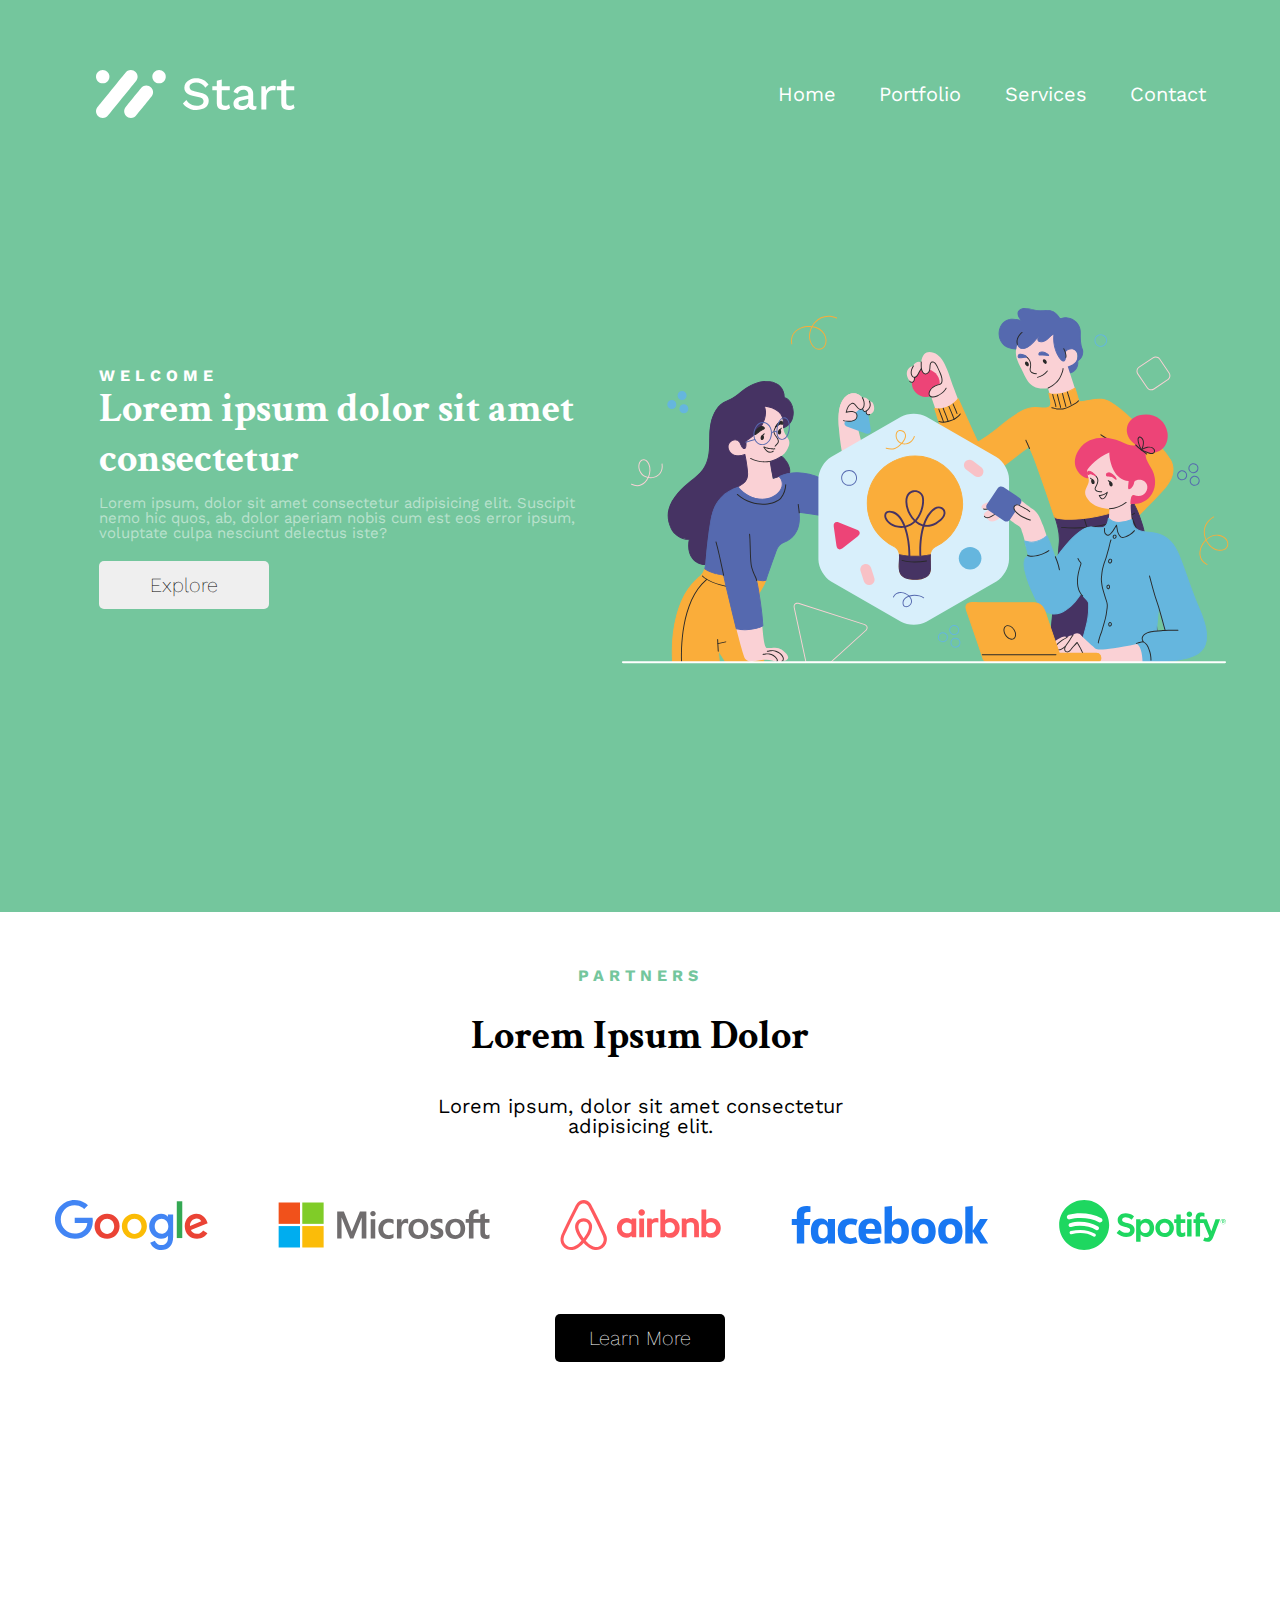
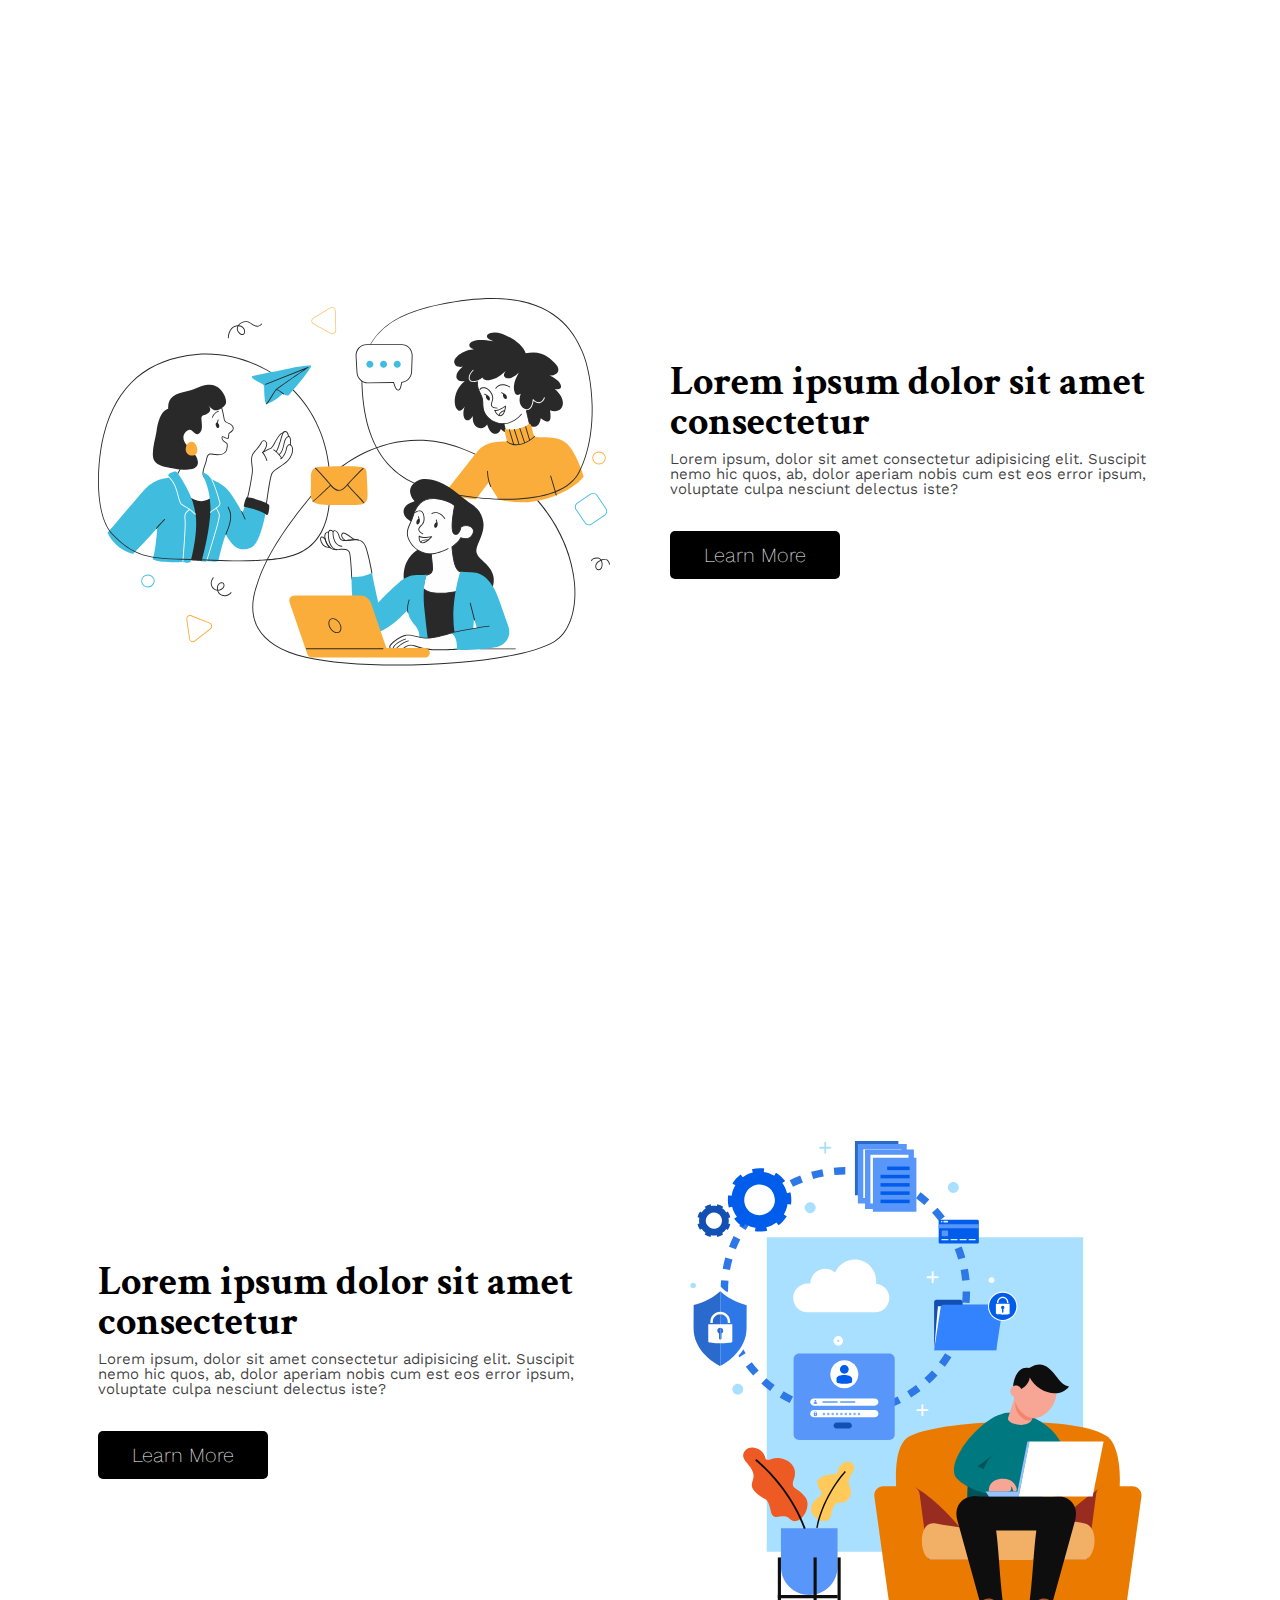
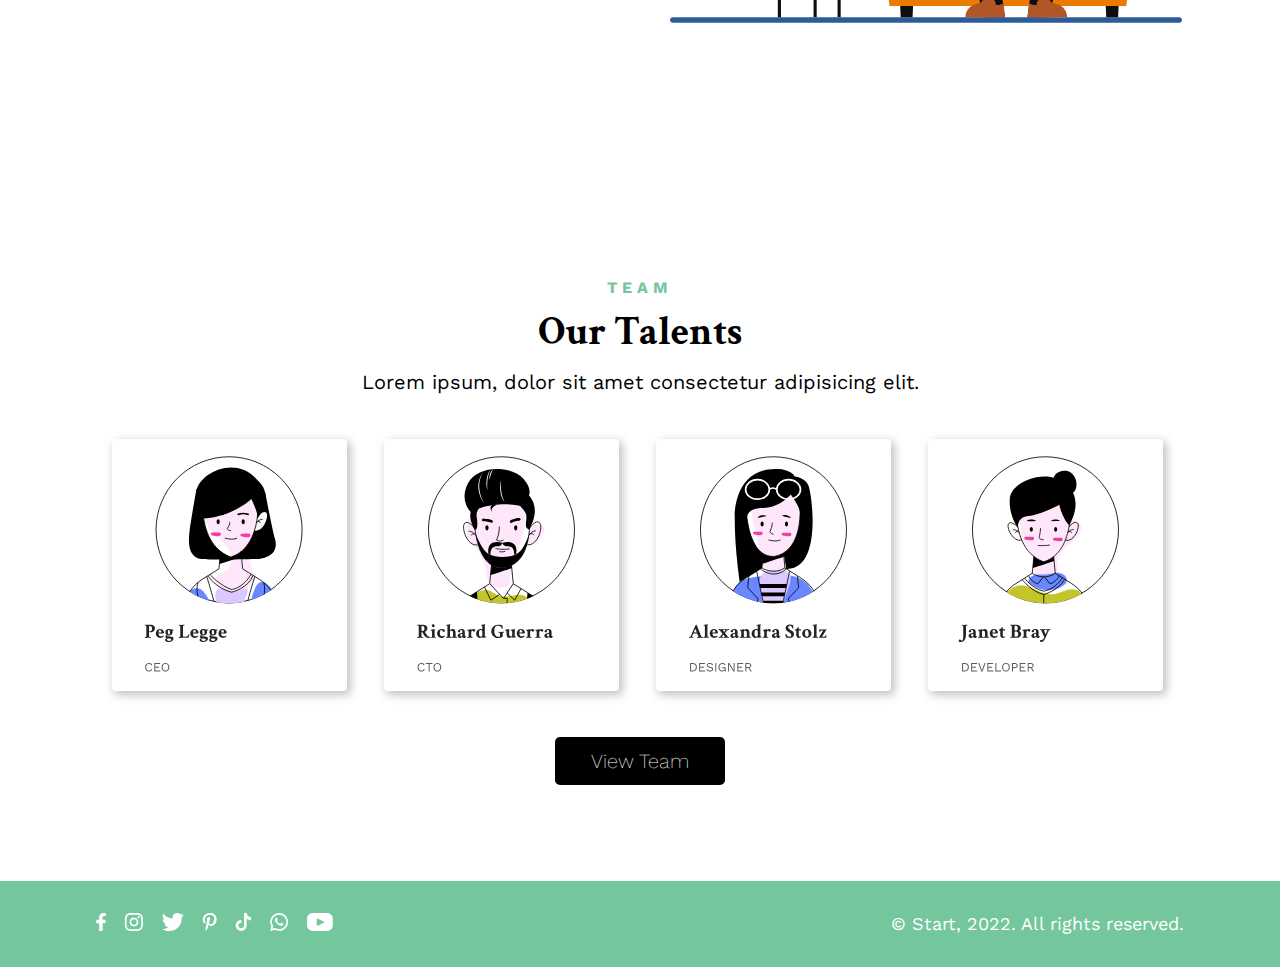
<file: index.html>
<!DOCTYPE html>
<html lang="en">
  <head>
    <meta charset="UTF-8" />
    <meta name="viewport" content="width=device-width, initial-scale=1.0" />
    <title>😸 StartUp</title>
    <link rel="stylesheet" href="styles/reset.css" />
    <link rel="stylesheet" href="styles/styles.css" />
  </head>
  <body>
    <header class="header">
      <div class="logo">
        <img
          src="img/header/logo-header.svg"
          class="logo-img"
          alt="logo da empresa"
        />
      </div>
      <nav class="top-nav" id="nav">
        <button id="btn-mobile">
          <span id="hamburger"></span>
        </button>
        <ul class="menu-wrap" id="menuWrap">
          <li class="menu-item">
            <a class="item-action" href="index.html">Home</a>
          </li>
          <li class="menu-item">
            <a class="item-action" href="portfolio.html">Portfolio</a>
          </li>
          <li class="menu-item">
            <a class="item-action" href="services.html">Services</a>
          </li>
          <li class="menu-item">
            <a class="item-action" href="contact.html">Contact</a>
          </li>
        </ul>
      </nav>
    </header>

    <section class="hero">
      <div class="img-container">
        <img
          src="./img/bg.svg"
          class="bg-img"
          alt="ilustração de pessoas contribuindo para uma nova ideia"
        />
      </div>
      <div class="hero-container">
        <h1 class="hero-title">welcome</h1>
        <h2 class="hero-subtitle">Lorem ipsum dolor sit amet consectetur</h2>
        <p class="hero-par">
          Lorem ipsum, dolor sit amet consectetur adipisicing elit. Suscipit
          nemo hic quos, ab, dolor aperiam nobis cum est eos error ipsum,
          voluptate culpa nesciunt delectus iste?
        </p>
        <button class="btn-hero">Explore</button>
      </div>

      <div class="img-container-2">
        <img
          src="./img/bg.svg"
          class="bg-img"
          alt="ilustração de pessoas contribuindo para uma nova ideia"
        />
      </div>
    </section>

    <section id="#partner" class="partners">
      <div class="partners-container">
        <h2 class="partners-title">partners</h2>
        <h3 class="partners-subtitle">Lorem Ipsum Dolor</h3>
        <p class="partners-par">
          Lorem ipsum, dolor sit amet consectetur <br />
          adipisicing elit.
        </p>
      </div>

      <div class="partners-img">
        <img src="./img/google.svg" class="img-action" alt="logo do google" />
        <img
          src="./img/microsoft.svg"
          class="img-action"
          alt="logo da microsoft"
        />
        <img src="./img/airbnb.svg" class="img-action" alt="logo da airbnb" />
        <img
          src="./img/facebook.svg"
          class="img-action"
          alt="logo do facebook"
        />
        <img src="./img/spotify.svg" class="img-action" alt="logo da spotify" />

        <button class="btn-more btn-more_mobile">Learn More</button>
      </div>
      <div class="btn-desktop_container">
        <button class="btn-more btn-more_desktop">Learn More</button>
      </div>
    </section>

    <section class="features">
      <img
        src="./img/group-img1.svg"
        class="features-img"
        alt="ilustração de grupo de pessoas"
      />
      <div class="features-container">
        <h2 class="features-title">Lorem ipsum dolor sit amet consectetur</h2>
        <p class="features-par">
          Lorem ipsum, dolor sit amet consectetur adipisicing elit. Suscipit
          nemo hic quos, ab, dolor aperiam nobis cum est eos error ipsum,
          voluptate culpa nesciunt delectus iste?
        </p>

        <div class="btn-container">
          <button class="btn-more">Learn More</button>
        </div>
      </div>
      <!-- <div class="btn-container">
        <button class="btn-more">Learn More</button>
      </div> -->
    </section>

    <section class="features-2">
      <img
        src="./img/group-img2.svg"
        class="features-img features-img_2"
        alt="ilustração de um homem no computador"
      />
      <div class="features-container">
        <h2 class="features-title">Lorem ipsum dolor sit amet consectetur</h2>
        <p class="features-par">
          Lorem ipsum, dolor sit amet consectetur adipisicing elit. Suscipit
          nemo hic quos, ab, dolor aperiam nobis cum est eos error ipsum,
          voluptate culpa nesciunt delectus iste?
        </p>

        <div class="btn-container">
          <button class="btn-more">Learn More</button>
        </div>
      </div>
      <!-- <div class="btn-container">
        <button class="btn-more">Learn More</button>
      </div> -->
    </section>

    <div class="spacing"></div>

    <section class="team">
      <div class="team-container">
        <h3 class="team-title">Team</h3>
        <h4 class="team-subtitle">Our Talents</h4>
        <p class="team-par">
          Lorem ipsum, dolor sit amet consectetur adipisicing elit.
        </p>
      </div>

      <!-- CRIAR HOVER QUANDO CLICAR NAS IMAGENS -->
      <div class="team-card">
        <img
          src="./img/peg-legge.svg"
          class="team-img"
          alt="ilustração da CEO Peg Legge"
        />
        <img
          src="./img/richard-guerra.svg"
          class="team-img"
          alt="ilustração do CTO Richard Guerra"
        />
        <img
          src="./img/alexandra-stolz.svg"
          class="team-img"
          alt="ilustração da Designer Alexandra Stolz"
        />
        <img
          src="./img/janet-bray.svg"
          class="team-img"
          alt="ilustração da Desenvolvedora Janet Bray"
        />
      </div>

      <div class="team-btn">
        <button class="btn-more">View Team</button>
      </div>
    </section>

    <footer class="footer">
      <div class="footer-container">
        <ul class="footer-list">
          <li class="footer-item">
            <a href="https://www.facebook.com">
              <img
                src="img/footer/fb-icon.svg"
                class="footer-img"
                alt="ícone do Facebook"
              />
            </a>
          </li>
          <li class="footer-item">
            <a href="https://www.instagram.com">
              <img
                src="img/footer/insta-icon.svg"
                class="footer-img"
                alt="ícone do Instagram"
              />
            </a>
          </li>
          <li class="footer-item">
            <a href="https://www.twitter.com">
              <img
                src="img/footer/twt-icon.svg"
                class="footer-img"
                alt="ícone do Twitter"
              />
            </a>
          </li>
          <li class="footer-item">
            <a href="https://www.pinterest.com">
              <img
                src="img/footer/pin-icon.svg"
                class="footer-img"
                alt="ícone do Pinterest"
              />
            </a>
          </li>
          <li class="footer-item">
            <a href="https://www.tiktok.com">
              <img
                src="img/footer/tiktok-icon.svg"
                class="footer-img"
                alt="ícone do TikTok"
              />
            </a>
          </li>
          <li class="footer-item">
            <a href="https://www.whatsapp.com">
              <img
                src="img/footer/wpp-icon.svg"
                class="footer-img"
                alt="ícone do Whatsapp"
              />
            </a>
          </li>
          <li class="footer-item">
            <a href="https://www.youtube.com">
              <img
                src="img/footer/yt-icon.svg"
                class="footer-img"
                alt="ícone do Youtube"
              />
            </a>
          </li>
        </ul>
        <p class="footer-par">© Start, 2022. All rights reserved.</p>
      </div>
    </footer>

    <script src="script.js"></script>
  </body>
</html>
</file>
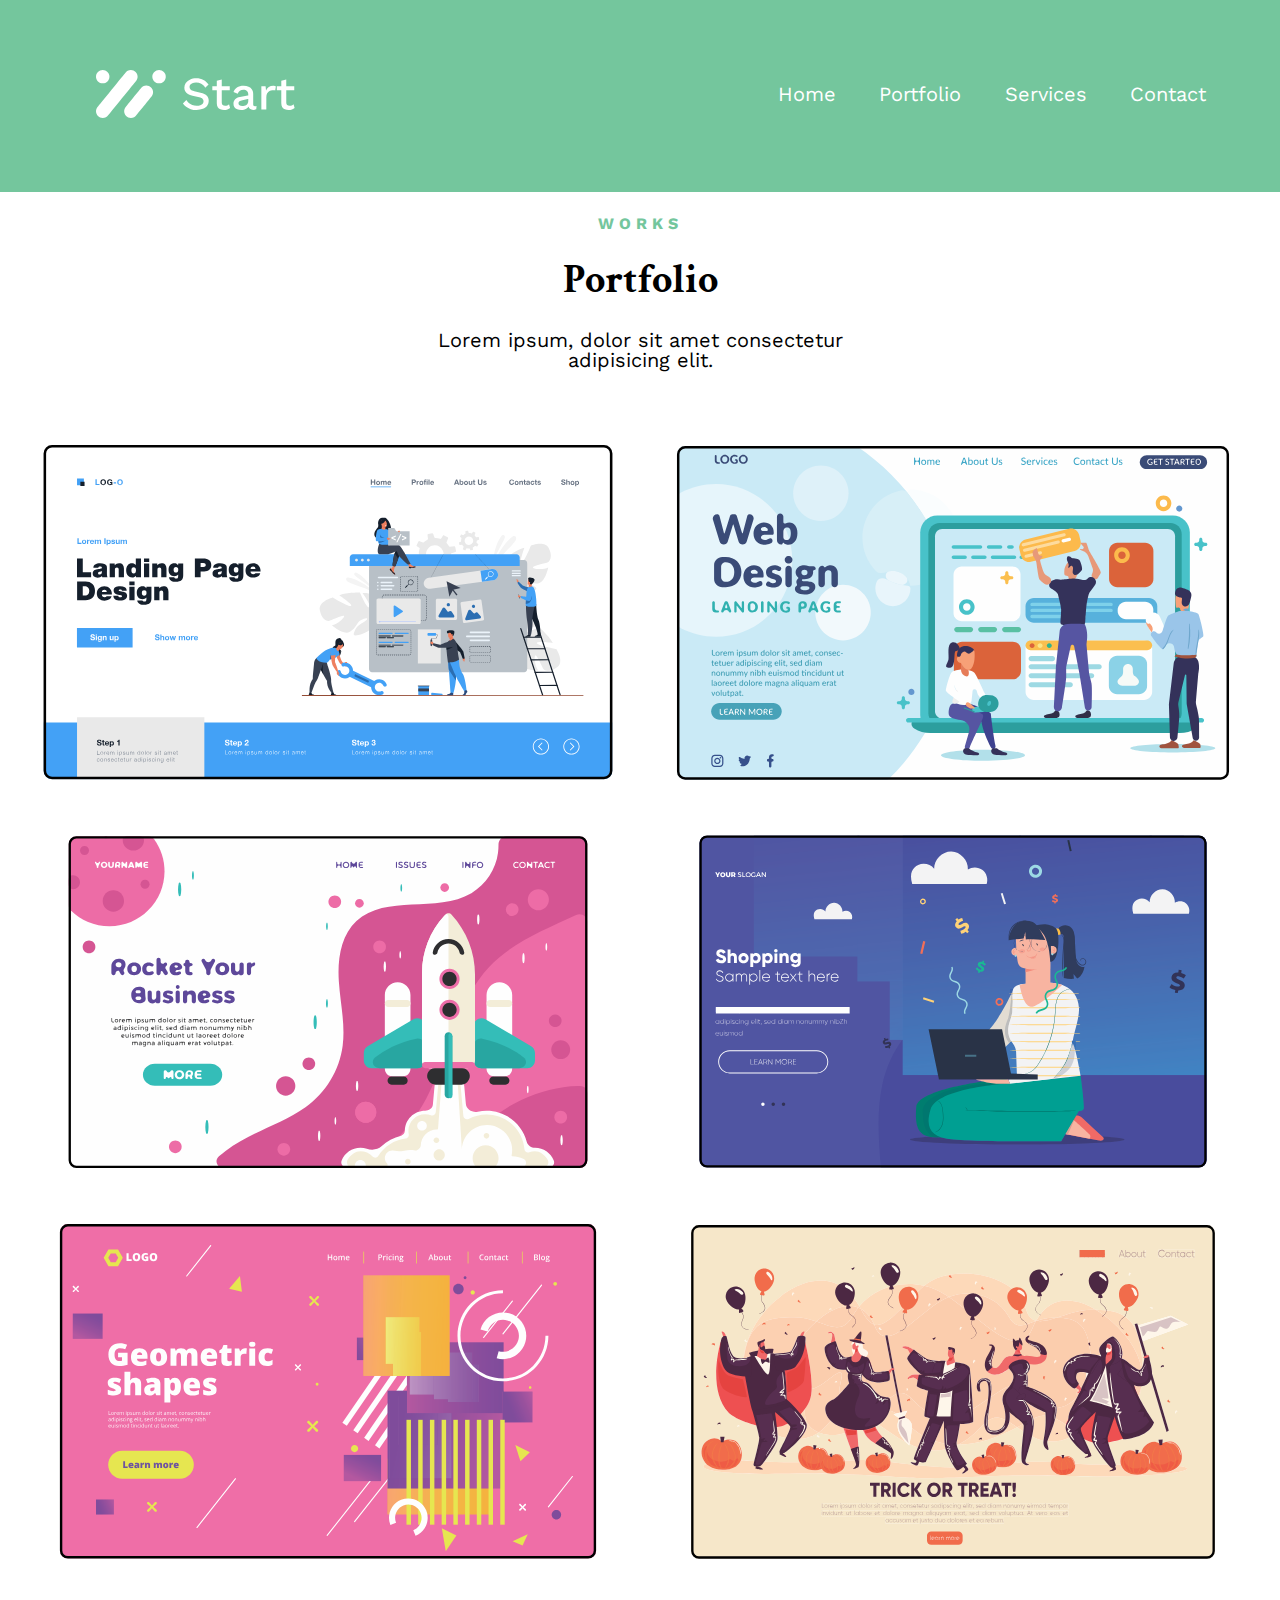
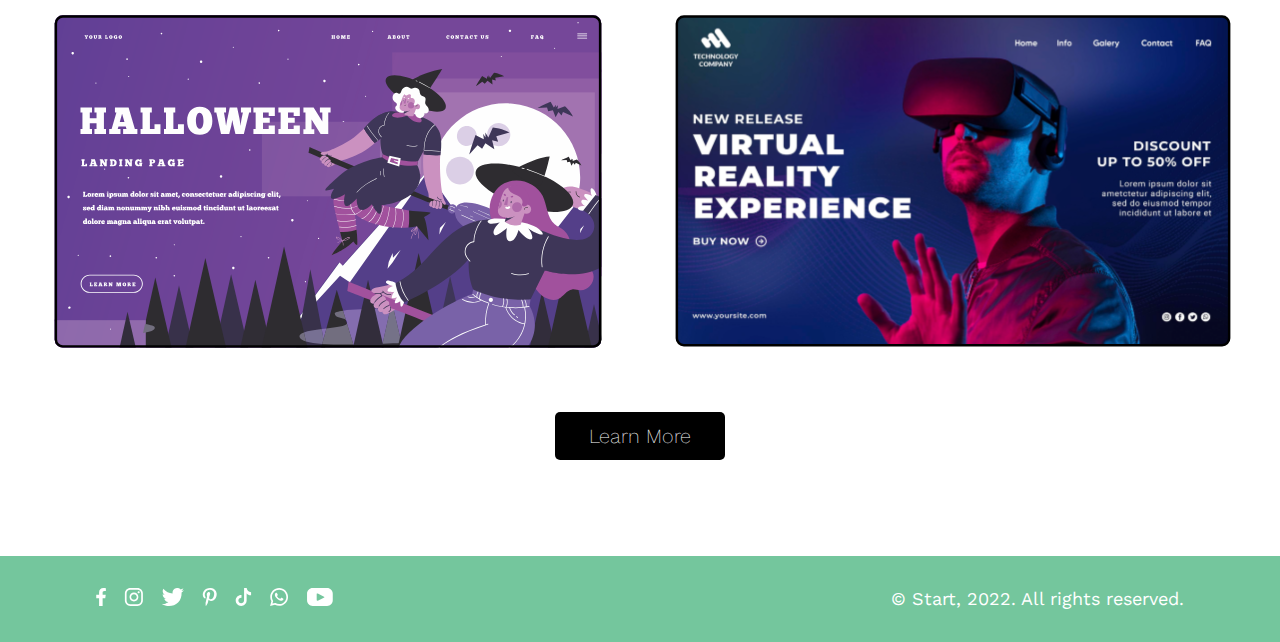
<file: portfolio.html>
<!DOCTYPE html>
<html lang="en">
  <head>
    <meta charset="UTF-8" />
    <meta name="viewport" content="width=device-width, initial-scale=1.0" />
    <title>😸 StartUp</title>
    <link rel="stylesheet" href="styles/reset.css" />
    <link rel="stylesheet" href="styles/styles.css" />
  </head>
  <body>
    <header class="header">
      <div class="logo">
        <img
          src="img/header/logo-header.svg"
          class="logo-img"
          alt="logo da empresa"
        />
      </div>
      <nav class="top-nav" id="nav">
        <button id="btn-mobile">
          <span id="hamburger"></span>
        </button>
        <ul class="menu-wrap" id="menuWrap">
          <li class="menu-item">
            <a class="item-action" href="index.html">Home</a>
          </li>
          <li class="menu-item">
            <a class="item-action" href="portfolio.html">Portfolio</a>
          </li>
          <li class="menu-item">
            <a class="item-action" href="services.html">Services</a>
          </li>
          <li class="menu-item">
            <a class="item-action" href="contact.html">Contact</a>
          </li>
        </ul>
      </nav>
    </header>

    <section class="portfolio">
      <div class="portfolio-container">
        <h1 class="portfolio-title">Works</h1>
        <h2 class="portfolio-subtitle">Portfolio</h2>
        <p class="portfolio-par">
          Lorem ipsum, dolor sit amet consectetur<br />
          adipisicing elit.
        </p>
      </div>
      <div class="portfolio-img">
        <img
          src="./img/works-1.svg"
          class="works-img"
          alt="imagem de um website no portfolio"
        />
        <img
          src="./img/works-2.svg"
          class="works-img"
          alt="imagem de um website no portfolio"
        />
        <img
          src="./img/works-3.svg"
          class="works-img"
          alt="imagem de um website no portfolio"
        />
        <img
          src="./img/works-4.svg"
          class="works-img"
          alt="imagem de um website no portfolio"
        />
        <img
          src="./img/works-5.svg"
          class="works-img"
          alt="imagem de um website no portfolio"
        />
        <img
          src="./img/works-6.svg"
          class="works-img"
          alt="imagem de um website no portfolio"
        />
        <img
          src="./img/works-7.svg"
          class="works-img"
          alt="imagem de um website no portfolio"
        />
        <img
          src="./img/works-8.svg"
          class="works-img"
          alt="imagem de um website no portfolio"
        />
      </div>

      <div class="portfolio-btn">
        <button class="btn-more">Learn More</button>
      </div>
    </section>

    <footer class="footer">
      <div class="footer-container">
        <ul class="footer-list">
          <li class="footer-item">
            <a href="https://www.facebook.com">
              <img
                src="img/footer/fb-icon.svg"
                class="footer-img"
                alt="ícone do Facebook"
              />
            </a>
          </li>
          <li class="footer-item">
            <a href="https://www.instagram.com">
              <img
                src="img/footer/insta-icon.svg"
                class="footer-img"
                alt="ícone do Instagram"
              />
            </a>
          </li>
          <li class="footer-item">
            <a href="https://www.twitter.com">
              <img
                src="img/footer/twt-icon.svg"
                class="footer-img"
                alt="ícone do Twitter"
              />
            </a>
          </li>
          <li class="footer-item">
            <a href="https://www.pinterest.com">
              <img
                src="img/footer/pin-icon.svg"
                class="footer-img"
                alt="ícone do Pinterest"
              />
            </a>
          </li>
          <li class="footer-item">
            <a href="https://www.tiktok.com">
              <img
                src="img/footer/tiktok-icon.svg"
                class="footer-img"
                alt="ícone do TikTok"
              />
            </a>
          </li>
          <li class="footer-item">
            <a href="https://www.whatsapp.com">
              <img
                src="img/footer/wpp-icon.svg"
                class="footer-img"
                alt="ícone do Whatsapp"
              />
            </a>
          </li>
          <li class="footer-item">
            <a href="https://www.youtube.com">
              <img
                src="img/footer/yt-icon.svg"
                class="footer-img"
                alt="ícone do Youtube"
              />
            </a>
          </li>
        </ul>
        <p class="footer-par">© Start, 2022. All rights reserved.</p>
      </div>
    </footer>

    <script src="script.js"></script>
  </body>
</html>
</file>
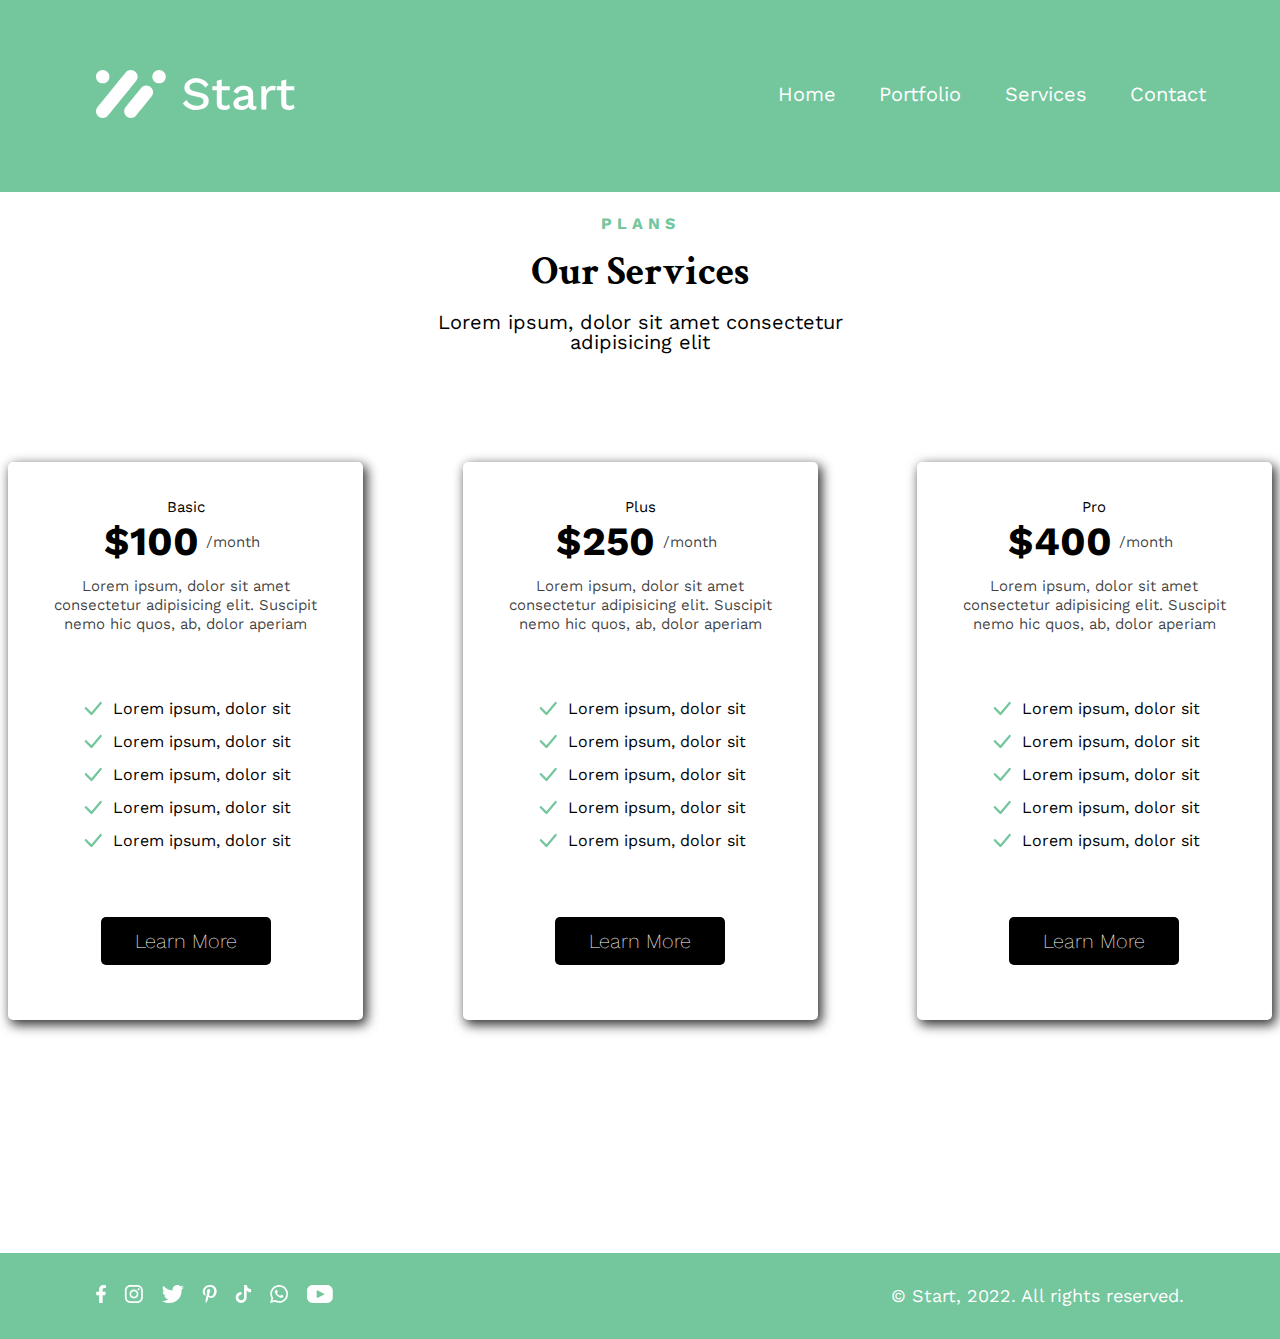
<file: services.html>
<!DOCTYPE html>
<html lang="en">
  <head>
    <meta charset="UTF-8" />
    <meta name="viewport" content="width=device-width, initial-scale=1.0" />
    <title>😸 StartUp</title>
    <link rel="stylesheet" href="styles/reset.css" />
    <link rel="stylesheet" href="styles/styles.css" />
  </head>
  <body>
    <header class="header">
      <div class="logo">
        <img
          src="img/header/logo-header.svg"
          class="logo-img"
          alt="logo da empresa"
        />
      </div>
      <nav class="top-nav" id="nav">
        <button id="btn-mobile">
          <span id="hamburger"></span>
        </button>
        <ul class="menu-wrap" id="menuWrap">
          <li class="menu-item">
            <a class="item-action" href="index.html">Home</a>
          </li>
          <li class="menu-item">
            <a class="item-action" href="portfolio.html">Portfolio</a>
          </li>
          <li class="menu-item">
            <a class="item-action" href="services.html">Services</a>
          </li>
          <li class="menu-item">
            <a class="item-action" href="contact.html">Contact</a>
          </li>
        </ul>
      </nav>
    </header>

    <section class="services">
      <div class="services-container">
        <h1 class="services-title">Plans</h1>
        <h2 class="services-subtitle">Our Services</h2>
        <p class="services-par">
          Lorem ipsum, dolor sit amet consectetur<br />
          adipisicing elit
        </p>
      </div>

      <div class="card-plans">
        <div class="card">
          <div class="plan">Basic</div>
          <div class="price-details">
            <span class="price">$100</span>
            <span class="frequency">/month</span>
          </div>
          <div class="description">
            <p class="description-par">
              Lorem ipsum, dolor sit amet <br />
              consectetur adipisicing elit. Suscipit <br />
              nemo hic quos, ab, dolor aperiam
            </p>
          </div>

          <div class="benefits">
            <ul class="card-list">
              <li class="card-items">
                <img
                  src="./img/check-icon.svg"
                  class="card-img"
                  alt="ícone de checado"
                />
                <span>Lorem ipsum, dolor sit </span>
              </li>
              <li class="card-items">
                <img
                  src="./img/check-icon.svg"
                  class="card-img"
                  alt="ícone de checado"
                />
                <span>Lorem ipsum, dolor sit </span>
              </li>
              <li class="card-items">
                <img
                  src="./img/check-icon.svg"
                  class="card-img"
                  alt="ícone de checado"
                />
                <span>Lorem ipsum, dolor sit </span>
              </li>
              <li class="card-items">
                <img
                  src="./img/check-icon.svg"
                  class="card-img"
                  alt="ícone de checado"
                />
                <span>Lorem ipsum, dolor sit </span>
              </li>
              <li class="card-items">
                <img
                  src="./img/check-icon.svg"
                  class="card-img"
                  alt="ícone de checado"
                />
                <span>Lorem ipsum, dolor sit </span>
              </li>
            </ul>
          </div>
          <div class="card-btn">
            <button class="btn-more">Learn More</button>
          </div>
        </div>

        <div class="card-spacing"></div>

        <div class="card">
          <div class="plan">Plus</div>
          <div class="price-details">
            <span class="price">$250</span>
            <span class="frequency">/month</span>
          </div>
          <div class="description">
            <p class="description-par">
              Lorem ipsum, dolor sit amet <br />
              consectetur adipisicing elit. Suscipit <br />
              nemo hic quos, ab, dolor aperiam
            </p>
          </div>

          <div class="benefits">
            <ul class="card-list">
              <li class="card-items">
                <img
                  src="./img/check-icon.svg"
                  class="card-img"
                  alt="ícone de checado"
                />
                <span>Lorem ipsum, dolor sit </span>
              </li>
              <li class="card-items">
                <img
                  src="./img/check-icon.svg"
                  class="card-img"
                  alt="ícone de checado"
                />
                <span>Lorem ipsum, dolor sit </span>
              </li>
              <li class="card-items">
                <img
                  src="./img/check-icon.svg"
                  class="card-img"
                  alt="ícone de checado"
                />
                <span>Lorem ipsum, dolor sit </span>
              </li>
              <li class="card-items">
                <img
                  src="./img/check-icon.svg"
                  class="card-img"
                  alt="ícone de checado"
                />
                <span>Lorem ipsum, dolor sit </span>
              </li>
              <li class="card-items">
                <img
                  src="./img/check-icon.svg"
                  class="card-img"
                  alt="ícone de checado"
                />
                <span>Lorem ipsum, dolor sit </span>
              </li>
            </ul>
          </div>
          <div class="card-btn">
            <button class="btn-more">Learn More</button>
          </div>
        </div>

        <div class="card-spacing"></div>

        <div class="card">
          <div class="plan">Pro</div>
          <div class="price-details">
            <span class="price">$400</span>
            <span class="frequency">/month</span>
          </div>
          <div class="description">
            <p class="description-par">
              Lorem ipsum, dolor sit amet <br />
              consectetur adipisicing elit. Suscipit <br />
              nemo hic quos, ab, dolor aperiam
            </p>
          </div>

          <div class="benefits">
            <ul class="card-list">
              <li class="card-items">
                <img
                  src="./img/check-icon.svg"
                  class="card-img"
                  alt="ícone de checado"
                />
                <span>Lorem ipsum, dolor sit </span>
              </li>
              <li class="card-items">
                <img
                  src="./img/check-icon.svg"
                  class="card-img"
                  alt="ícone de checado"
                />
                <span>Lorem ipsum, dolor sit </span>
              </li>
              <li class="card-items">
                <img
                  src="./img/check-icon.svg"
                  class="card-img"
                  alt="ícone de checado"
                />
                <span>Lorem ipsum, dolor sit </span>
              </li>
              <li class="card-items">
                <img
                  src="./img/check-icon.svg"
                  class="card-img"
                  alt="ícone de checado"
                />
                <span>Lorem ipsum, dolor sit </span>
              </li>
              <li class="card-items">
                <img
                  src="./img/check-icon.svg"
                  class="card-img"
                  alt="ícone de checado"
                />
                <span>Lorem ipsum, dolor sit </span>
              </li>
            </ul>
          </div>
          <div class="card-btn">
            <button class="btn-more">Learn More</button>
          </div>
        </div>
      </div>

      <div class="card-spacing"></div>

      <div class="card-spacing"></div>
    </section>

    <footer class="footer">
      <div class="footer-container">
        <ul class="footer-list">
          <li class="footer-item">
            <a href="https://www.facebook.com">
              <img
                src="img/footer/fb-icon.svg"
                class="footer-img"
                alt="ícone do Facebook"
              />
            </a>
          </li>
          <li class="footer-item">
            <a href="https://www.instagram.com">
              <img
                src="img/footer/insta-icon.svg"
                class="footer-img"
                alt="ícone do Instagram"
              />
            </a>
          </li>
          <li class="footer-item">
            <a href="https://www.twitter.com">
              <img
                src="img/footer/twt-icon.svg"
                class="footer-img"
                alt="ícone do Twitter"
              />
            </a>
          </li>
          <li class="footer-item">
            <a href="https://www.pinterest.com">
              <img
                src="img/footer/pin-icon.svg"
                class="footer-img"
                alt="ícone do Pinterest"
              />
            </a>
          </li>
          <li class="footer-item">
            <a href="https://www.tiktok.com">
              <img
                src="img/footer/tiktok-icon.svg"
                class="footer-img"
                alt="ícone do TikTok"
              />
            </a>
          </li>
          <li class="footer-item">
            <a href="https://www.whatsapp.com">
              <img
                src="img/footer/wpp-icon.svg"
                class="footer-img"
                alt="ícone do Whatsapp"
              />
            </a>
          </li>
          <li class="footer-item">
            <a href="https://www.youtube.com">
              <img
                src="img/footer/yt-icon.svg"
                class="footer-img"
                alt="ícone do Youtube"
              />
            </a>
          </li>
        </ul>
        <p class="footer-par">© Start, 2022. All rights reserved.</p>
      </div>
    </footer>

    <script src="script.js"></script>
  </body>
</html>
</file>
<file: styles/styles.css>
@import url("https://fonts.googleapis.com/css2?family=Crimson+Text:wght@700&family=Work+Sans:wght@400;700&display=swap");
@import url("./header/header.css");
@import url("./header/logo.css");
@import url("./header/menu.css");
@import url("./hero/hero.css");
@import url("./partners/partners.css");
@import url("./features/features.css");
@import url("./team/team.css");
@import url("./footer/footer.css");
@import url("./btn/btn.css");
@import url("./portfolio/portfolio.css");
@import url("./servicess/services.css");
@import url("./contact/contact.css");

:root {
  --green: #74c69d;
  --white: #ffff;
  --white-op: rgba(255, 255, 255, 0.5);
  --black-op: rgba(0, 0, 0, 0.75);
  --black: #000000;
  --black-submit: rgba(0, 0, 0, 0.9);
  --font-1: "Crimson Text";
  --font-2: "Work Sans";
}

* {
  margin: 0;
  padding: 0;
}

body {
  /* background: var(--white); */
  color: var(--white);
  font-family: var(--font-1);
}

a {
  text-decoration: none;
  color: var(--white);
}

.spacing {
  padding: 1em;
  background-color: white;
}

@media (min-width: 1200px) {
  /* body {
    margin: 4em;
  } */
}
</file>
